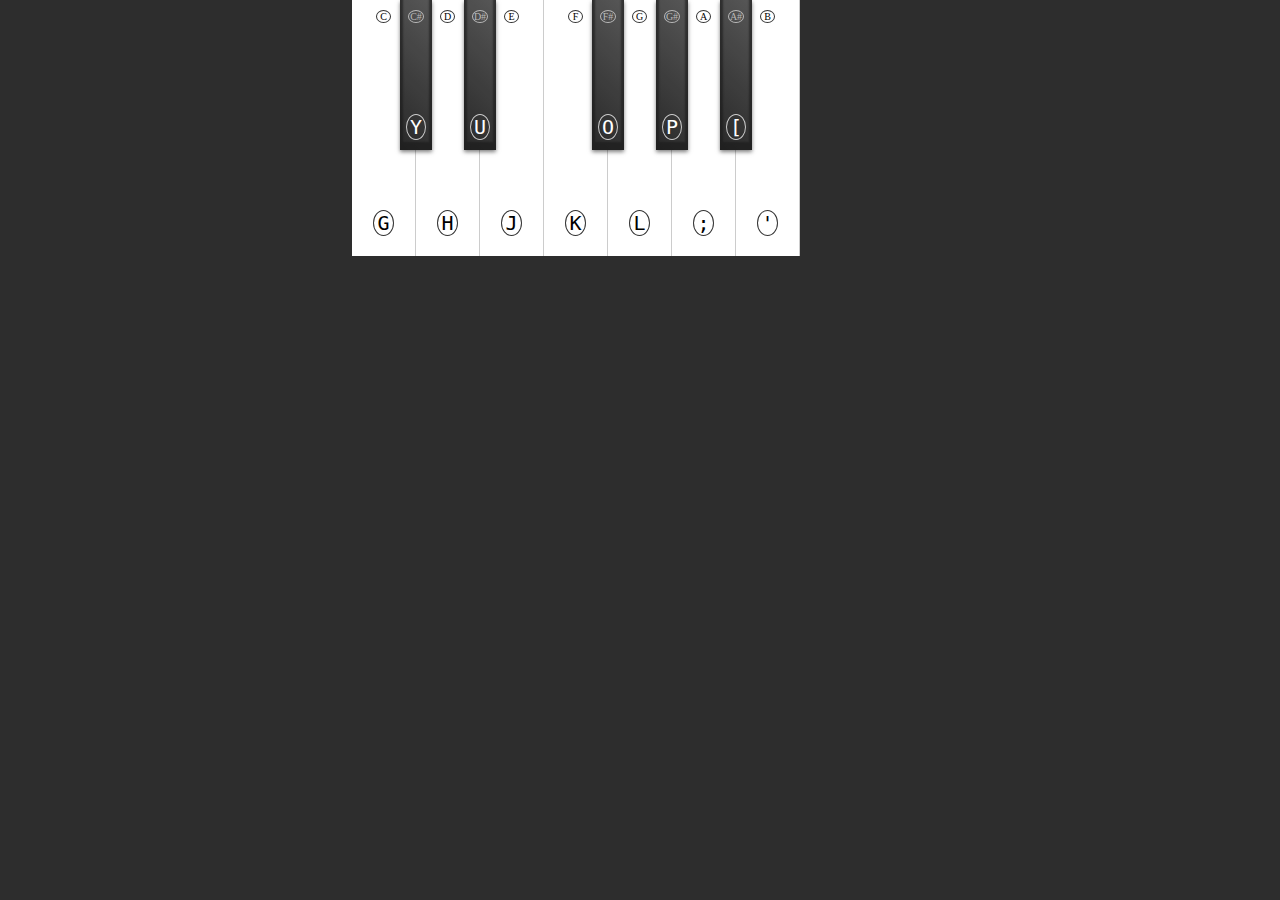
<file: 01-JavaScript-Drum-Kit/index.html>
<!DOCTYPE html>
<html lang="en">

<head>
  <meta charset="UTF-8">
  <title>JS Piano</title>
  <link rel="stylesheet" href="style.css">
</head>

<body>


  <!-- <div class="keys">
    <div data-key="65" class="key">
      <kbd>A</kbd>
      <span class="sound">clap</span>
    </div>
    <div data-key="83" class="key">
      <kbd>S</kbd>
      <span class="sound">hihat</span>
    </div>
    <div data-key="68" class="key">
      <kbd>D</kbd>
      <span class="sound">kick</span>
    </div>
    <div data-key="70" class="key">
      <kbd>F</kbd>
      <span class="sound">openhat</span>
    </div>
    <div data-key="71" class="key">
      <kbd>G</kbd>
      <span class="sound">boom</span>
    </div>
    <div data-key="72" class="key">
      <kbd>H</kbd>
      <span class="sound">ride</span>
    </div>
    <div data-key="74" class="key">
      <kbd>J</kbd>
      <span class="sound">snare</span>
    </div>
    <div data-key="75" class="key">
      <kbd>K</kbd>
      <span class="sound">tom</span>
    </div>
    <div data-key="76" class="key">
      <kbd>L</kbd>
      <span class="sound">tink</span>
    </div>
  </div> -->

  <ul class="piano" ontouchstart="">
    <li class="key white key_white" data-key="71">
      <span>C</span>
      <kbd>G</kbd>
    </li>
    <li class="key black key_black" data-key="89">
      <span>C#</span>
      <kbd>Y</kbd>
    </li>
    <li class="key white key_white" data-key="72">
      <span>D</span>
      <kbd>H</kbd>
    </li>
    <li class="key black key_black" data-key="85">
      <span>D#</span>
      <kbd>U</kbd>
    </li>
    <li class="key white offset key_white" data-key="74">
      <span>E</span>
      <kbd>J</kbd>
    </li>
    <li class="key white key_white" data-key="75">
      <span>F</span>
      <kbd>K</kbd>
    </li>
    <li class="key black key_black" data-key="79">
      <span>F#</span>
      <kbd>O</kbd>
    </li>
    <li class="key white key_white" data-key="76">
      <span>G</span>
      <kbd>L</kbd>
    </li>
    <li class="key black key_black" data-key="80">
      <span>G#</span>
      <kbd>P</kbd>
    </li>
    <li class="key white key_white" data-key="186">
      <span>A</span>
      <kbd>;</kbd>
    </li>
    <li class="key black key_black" data-key="219">
      <span>A#</span>
      <kbd>[</kbd>
    </li>
    <li class="key white key_white" data-key="222">
      <span>B</span>
      <kbd>'</kbd>
    </li>
  </ul>

  <audio data-key="71" src="sounds/c1.wav"></audio>
  <audio data-key="89" src="sounds/c1s.wav"></audio>
  <audio data-key="72" src="sounds/d1.wav"></audio>
  <audio data-key="85" src="sounds/d1s.wav"></audio>
  <audio data-key="74" src="sounds/e1.wav"></audio>
  <audio data-key="75" src="sounds/f1.wav"></audio>
  <audio data-key="79" src="sounds/f1s.wav"></audio>
  <audio data-key="76" src="sounds/g1.wav"></audio>
  <audio data-key="80" src="sounds/g1s.wav"></audio>
  <audio data-key="186" src="sounds/a1.wav"></audio>
  <audio data-key="219" src="sounds/a1s.wav"></audio>
  <audio data-key="222" src="sounds/b1.wav"></audio>

  <script>

    const windowEvents = ['mousedown', 'keydown', 'touchstart'];
    windowEvents.forEach(function(ev){

      window.addEventListener(ev, function(e) {

        if(ev == 'mousedown' || ev == 'touchstart'){
          if(e.srcElement.dataset['key'] == null){
            var keySrc = e.srcElement.parentElement.dataset['key'];
          } else {
            var keySrc = e.srcElement.dataset['key'];
          }
        } else {
          var keySrc = e.keyCode;
        }


        const audio = document.querySelector(`audio[data-key="${keySrc}"]`);
        const key_white = document.querySelector(`.white[data-key="${keySrc}"]`);
        const key_black = document.querySelector(`.black[data-key="${keySrc}"]`);

        // FIXME: tidy up
        if (key_white) {
          key_white.classList.add('key_white_playing');
        }
        if (key_black) {
          key_black.classList.add('key_black_playing');
        }

        if (!audio) return;
        audio.currentTime = 0;
        audio.play();

        const keys = document.querySelectorAll('.key');

        function removeTransition(e) {
          if (e.propertyName !== 'box-shadow') return;

          // FIXME: tidy up
          if (this.classList.contains('white')) {
            this.classList.remove('key_white_playing');
          } else {
            this.classList.remove('key_black_playing');
          }
        }
        keys.forEach(key => key.addEventListener('transitionend', removeTransition));

      });

    })

  </script>

  <div id="touch"></div>
</body>

</html>
</file>
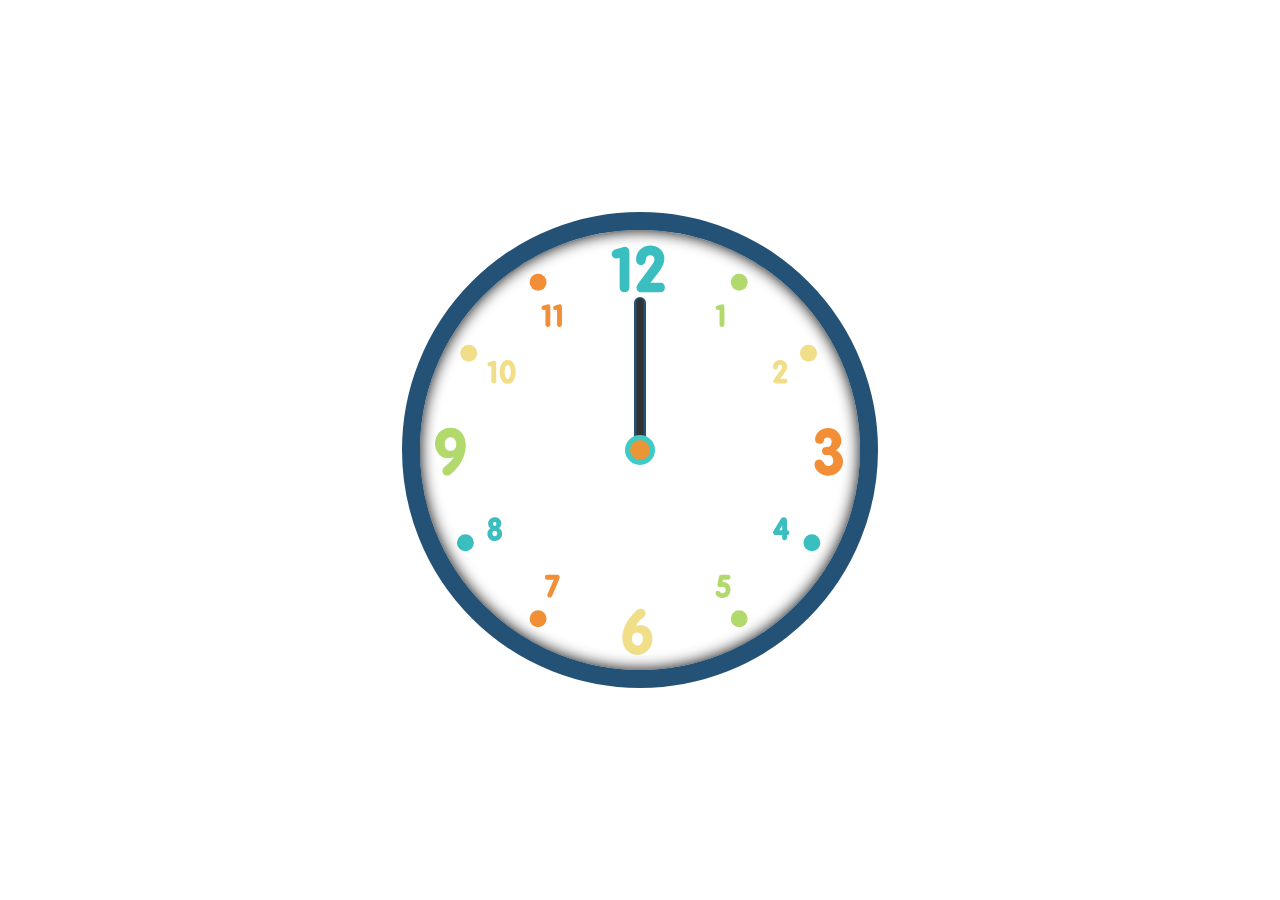
<file: 02-JS-CSS-Clock/index.html>
<!DOCTYPE html>
<html lang="en">
<head>
  <meta charset="UTF-8">
  <title>JS + CSS Clock</title>
</head>
<body>


    <div class="clock">
      <div class="clock-face">
        <div class="hand hour-hand"></div>
        <div class="hand min-hand"></div>
        <div class="hand second-hand"></div>
      </div>
    </div>


  <style>
    html {
      font-family:'helvetica neue';
      text-align: center;
      font-size: 10px;
    }

    body {
      margin: 0;
      font-size: 2rem;
      display:flex;
      flex:1;
      min-height: 100vh;
      align-items: center;
    }

    .clock {
      width: 40rem;
      height: 40rem;
      border:18px solid #245276;
      border-radius:50%;
      margin:50px auto;
      position: relative;
      padding:2rem;
      box-shadow:inset 0 0 15px black;
      background:#FFF url("img/clock.svg") no-repeat center;
      background-size: 93%;
    }


    .clock-face {
      position: relative;
      width: 100%;
      height: 100%;
      transform: translateY(-3px); /* account for the height of the clock hands */
    }

    .clock::after {
      content:"";
      height:20px;
      width:20px;
      background-color:#EA9636;
      border:5px solid #3ECAC7;
      border-radius:100%;
      position:absolute;
      top:46.5%;
      left:46.5%;
    }

    .hand {
      width:50%;
      height:15px;
      background:#245276;
      position: absolute;
      top:50%;
      transform-origin: 100%;
      transform: rotate(90deg);
      transition: all .05s;
      transition-timing-function: cubic-bezier(.1, 2.7, .58, 1);
      border-radius:10px 0 0 10px;
    }

    .hour-hand {
      height:12px;
      width:31%;
      left:19%;
    }
    .min-hand {
      height:12px;
      width:39%;
      left:11%;
    }
    .second-hand {
      background:#333;
      height:7px;
      width:38%;
      left:12%;
    }

    

  </style>

  <script>

    const secondHand = document.querySelector('.second-hand');
    const minHand = document.querySelector('.min-hand');
    const hourHand = document.querySelector('.hour-hand');

    function setDate(){
      const now = calcTime('+12'); // NZ timezone
      const seconds = now.getSeconds();
      
      const secondsDegrees = ((seconds / 60) * 360) + 90;
      secondHand.style.transform = `rotate(${secondsDegrees}deg)`;

      const minutes = now.getMinutes();
      const minsDegrees = ((minutes / 60) * 360) + 90;
      minHand.style.transform = `rotate(${minsDegrees}deg)`;

      const hours = now.getHours();
      const hoursDegrees = ((hours / 12) * 360) + 90;
      hourHand.style.transform = `rotate(${hoursDegrees}deg)`;
    }

    function calcTime(offset) {
      const now = new Date();
      const utc = now.getTime() + (now.getTimezoneOffset() * 60000);
      const new_now = new Date(utc + (3600000*offset));
      return new_now;
    }

    setInterval(setDate, 1000);

  </script>
</body>
</html>
</file>
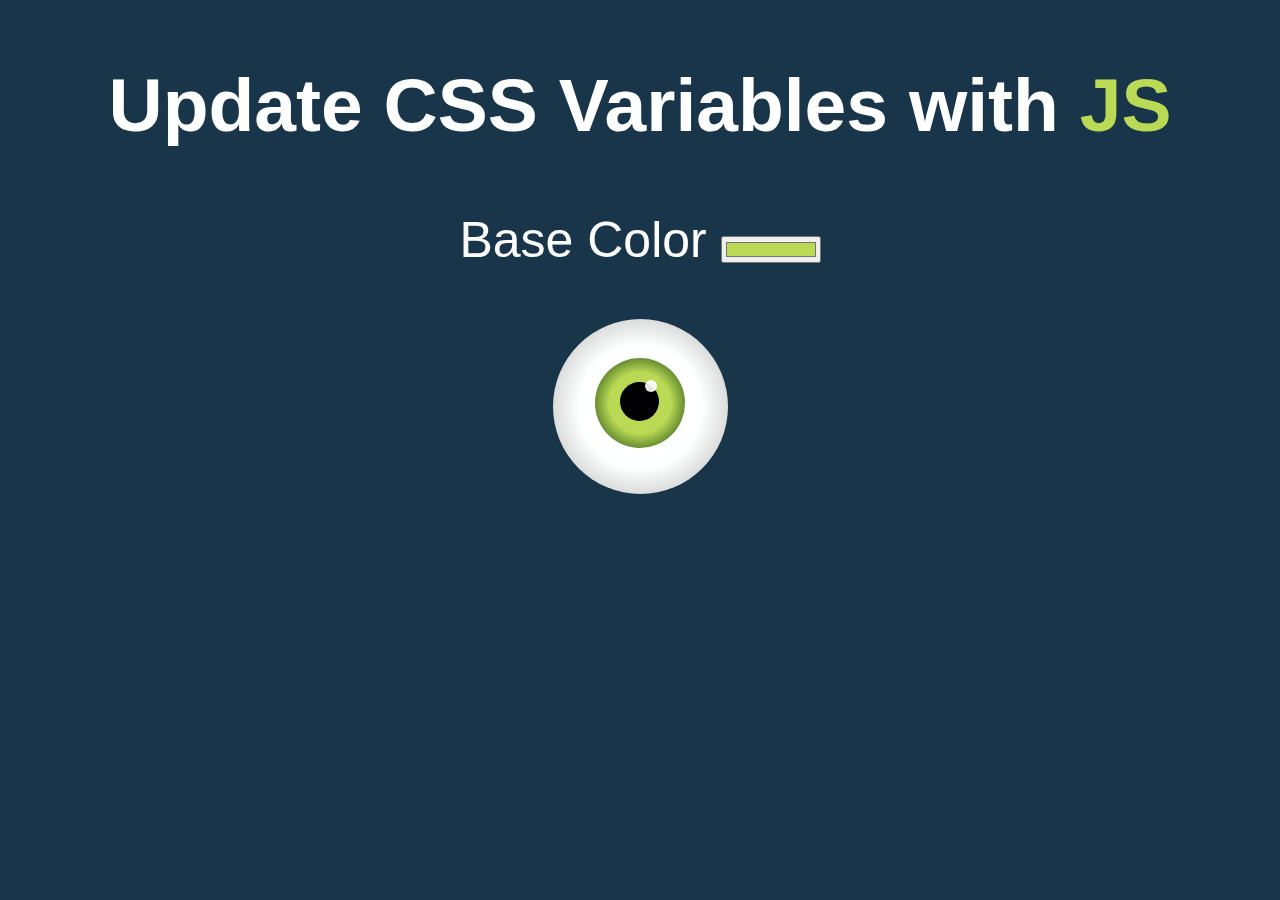
<file: 03 - CSS Variables/index.html>
<!DOCTYPE html>
<html lang="en">
<head>
  <meta charset="UTF-8">
  <title>Scoped CSS Variables and JS</title>
</head>
<body>
  <h2>Update CSS Variables with <span class='h1'>JS</span></h2>

  <div class="controls">

    <label for="base">Base Color</label>
    <input id="base" type="color" name="base" value="#BADA55">
  </div>

<div class='eye-ball'>
  <div class='iris yellowgreen'>
    <div class='pupil'></div>
    <div class='reflection'></div>
  </div>
</div>

  <style>
    :root {
      --base: #BADA55;
      --spacing: 50px;
      --blur: 10px;
    }

    img {
      padding: var(--spacing);
      background: var(--base);
      filter: blur(var(--blur));
    }

    .h1 { 
      color:var(--base);
    }


  .eye-ball {
    display: inline-block;
    height: 175px;
    width: 175px;
    border-radius: 50%;
    background: #feffff;
    position: relative;
    background: -webkit-radial-gradient(center ellipse, #feffff 50%, #aaaaaa 100%);
    background: radial-gradient(ellipse at center, #feffff 50%, #aaaaaa 100%);
  }

  .iris {
    height: 50px;
    width: 50px;
    border-radius: 50%;
    width: 50px;
    height: 50px;
    padding: 20px;
    position: absolute;
    top: 50%;
    left: 50%;
    margin: -48px 0 0 -45px;
    background: -webkit-radial-gradient(center ellipse, var(--base) 48%, #002b04 100%);
    background: radial-gradient(ellipse at center, var(--base) 48%, #002b04 100%);
  }
  .pupil {
    background-color: #000;
    border-radius: 50%;
    width: 39px;
    height: 39px;
    position: absolute;
    top: 50%;
    left: 50%;
    margin: -21px 0 0 -20px;
  }
  .reflection {
    position: relative;
    height: 12px;
    width: 12px;
    background: #fff;
    border-radius: 50%;
    z-index: 1;
    top: 60%;
    left: 50%;
    margin: -28px 0 0 5px;
    opacity: .9;
  }
    /*
      misc styles, nothing to do with CSS variables
    */

    body {
      text-align: center;
      background: #193549;
      color: white;
      font-family: 'helvetica neue', sans-serif;
      font-weight: 100;
      font-size: 50px;
    }

    .controls {
      margin-bottom: 50px;
    }

    input {
      width:100px;
    }
  </style>

  <script>
    const inputs = document.querySelectorAll('.controls input');
    

    function handleUpdate(){
      // console.log(this.value);
      const suffix = this.dataset.sizing || '';
      document.documentElement.style.setProperty(`--${this.name}`, this.value + suffix);
    }

    inputs.forEach(input => input.addEventListener('change', handleUpdate));
    inputs.forEach(input => input.addEventListener('mousemove', handleUpdate));
  </script>

</body>
</html>
</file>
<file: 01-JavaScript-Drum-Kit/style.css>
* {
  box-sizing: border-box;
}

body {
  margin: 0;
  background: #2d2d2d;
}

.piano {
  margin: 0 auto;
  list-style: none;
  padding: 0;
  width: 34rem;
  height: 18.875rem;
  position: relative;
}
.piano .black, .piano .white {
  float: left;
  text-align:center;
}
.piano .black {
  position: relative;
  background-color: #000;
  height: 9.375rem;
  width: 2rem;
  margin-left: -1rem;
  z-index: 1;
  box-shadow: -625rem -625rem 0.125rem rgba(255, 255, 255, 0.1) inset, 0 -0.3125rem 0.125rem 0.1875rem rgba(0, 0, 0, 0.6) inset, 0 0.125rem 0.25rem rgba(0, 0, 0, 0.5);
  background: -webkit-linear-gradient(45deg, #111 0%, #444 100%);
  background: linear-gradient(45deg, #111 0%, #444 100%);
}
.piano .black:active {
  box-shadow: -0.0625rem -0.0625rem 0.125rem rgba(255, 255, 255, 0.2) inset, 0 -0.125rem 0.125rem 0.1875rem rgba(0, 0, 0, 0.6) inset, 0 0.0625rem 0.125rem rgba(0, 0, 0, 0.5);
  background: -webkit-linear-gradient(left, #444 0%, #222 100%);
  background: linear-gradient(left, #444 0%, #222 100%);
}

.piano .white {
  position:relative;
  background-color: #FFF;
  height: 16rem;
  width: 4rem;
  margin-left: -1rem;
  border-right: .0625rem solid #CCC;
}
.piano .white:active {
  border-top: .0625rem solid #777;
  border-left: .0625rem solid #999;
  box-shadow: 0.1875rem 0 0.1875rem rgba(0, 0, 0, 0.1) inset, -0.3125rem 0.3125rem 1.25rem rgba(0, 0, 0, 0.2) inset, 0 0 0.3125rem rgba(0, 0, 0, 0.2);
}

.piano .offset {
  margin-right: 1rem;
}

.key_black_playing {
  box-shadow: -0.0625rem -0.0625rem 0.125rem rgba(255, 255, 255, 0.2) inset, 0 -0.125rem 0.125rem 0.1875rem rgba(0, 0, 0, 0.6) inset, 0 0.0625rem 0.125rem rgba(0, 0, 0, 0.5)  !important;
  background: -webkit-linear-gradient(left, #444 0%, #222 100%) !important;
  background: linear-gradient(left, #444 0%, #222 100%) !important;
  transition:all 0.1s !important;
}
.key_white_playing {
  border-top: .0625rem solid #777 !important;
  border-left: .0625rem solid #999 !important;
  box-shadow: 0.1875rem 0 0.1875rem rgba(0, 0, 0, 0.1) inset, -0.3125rem 0.3125rem 1.25rem rgba(0, 0, 0, 0.2) inset, 0 0 0.3125rem rgba(0, 0, 0, 0.2) !important;
  transition:all 0.1s !important;
}

.key kbd, .key span {
  position:absolute;
}

/* FIXME: tidy me*/

.key kbd, .key span {
  border-radius:100%;
}

.white kbd {
  bottom:20px;
  left:0;
  right:0;
  margin: 0 21px;
  font-size:1.25rem;
  border:1px solid #333;
}
.black kbd {
  bottom:10px;
  margin: 0 6px;
  font-size:1.25rem;
  border:1px solid #CCC;
  color:#FFF;
}
.key span {
  top:10px;
  left:0;
  right:0;
  font-size:10px;
  border:1px solid #333;
}

.black kbd, .key span {
  left:0;
  right:0;
}

.white span {
  /*color:#000;*/
  margin: 0 24px;
}
.black span {
  color:#B9B9B9;
  margin:0 8px;
  border:1px solid #B9B9B9;
}


.key_black_playing kbd, .key_white_playing kbd {
  color:#00a1ff;
  border-color:#00a1ff;
}
</file>
